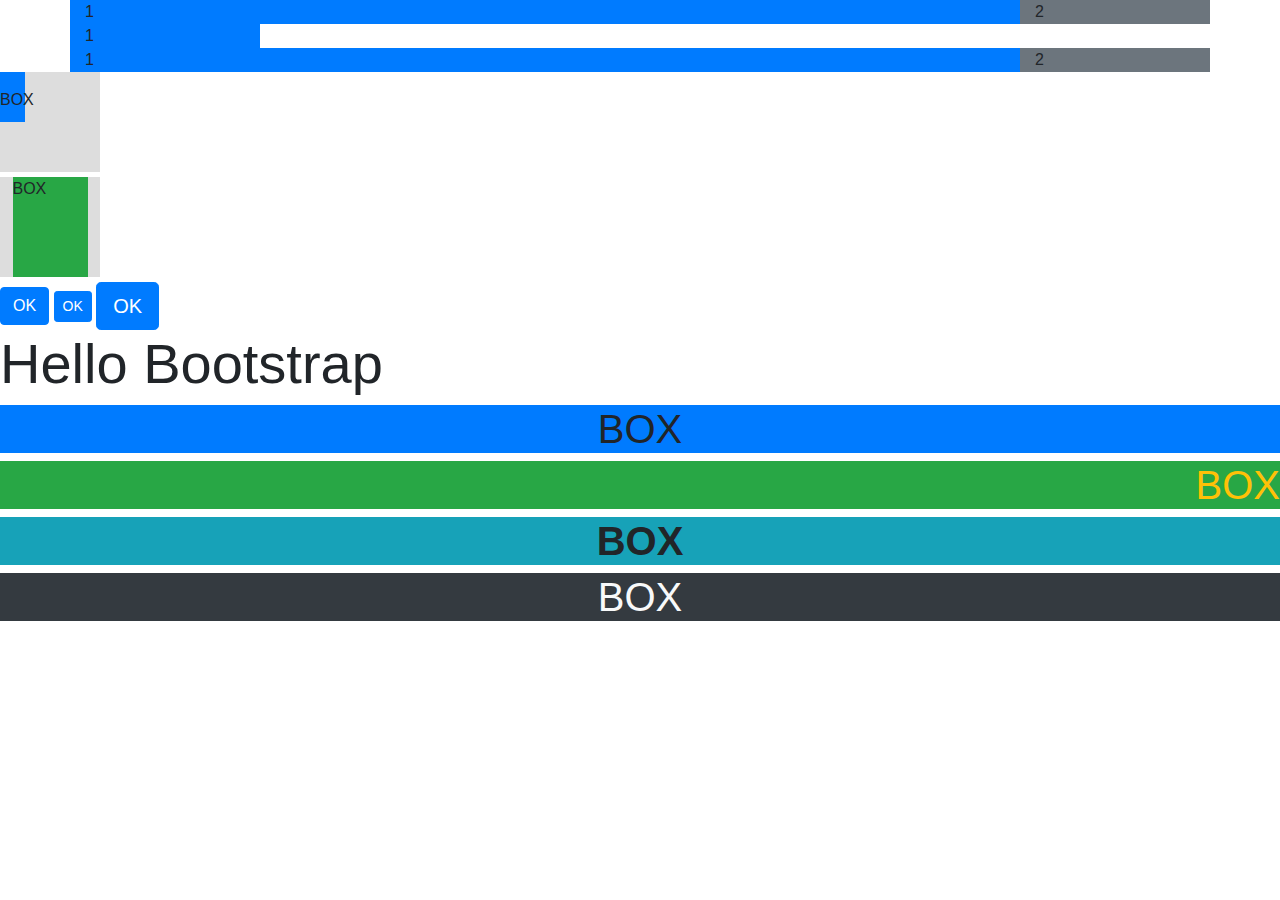
<file: bootstrap/index.html>
<!doctype html>
<html lang="ja">
  <head>
    <!-- Required meta tags -->
    <meta charset="utf-8">
    <meta name="viewport" content="width=device-width, initial-scale=1, shrink-to-fit=no">

    <!-- Bootstrap CSS -->
    <link rel="stylesheet" href="https://stackpath.bootstrapcdn.com/bootstrap/4.4.1/css/bootstrap.min.css" integrity="sha384-Vkoo8x4CGsO3+Hhxv8T/Q5PaXtkKtu6ug5TOeNV6gBiFeWPGFN9MuhOf23Q9Ifjh" crossorigin="anonymous">

    <title>Hello, world!</title>
    <style>
      /*.box{
        text-align: center;
      }*/
      .box-container {
        width: 100px;
        height: 100px;
        background: #ddd;
        margin-bottom: 5px;
      }
    </style>
  </head>
  <body>
    <!--
      [p|m][location]-[size]
      p|m:
      padding, margin

      location:
      - t, b, l, r
        - 上下左右
      - x,y
        - 左右
      size:
      - 0
      - 1: 0.25rem
      - 2: 0.5rem
      - 3: 1.0rem
      - 4: 1.5rem
      - 5: 3.0rem
      - auto
    -->
    <div class="container">
      <div class="row">
        <div class="col-10 bg-primary">1</div>
        <div class="col-2 bg-secondary">2</div>
      </div>
      <div class="row ">
        <div class="col-10 col-md-2 bg-primary">1</div>
        <div class="col-2 d-md-none bg-secondary">2</div>
      </div>
      <div class="row">
        <div class="col-10 bg-primary">1</div>
        <div class="d-none d-md-block col-md-2 bg-secondary">2</div>
      </div>
    </div>

    <div class="box-container">
      <div class="bg-primary w-25 h-50 pt-3">BOX</div>
    </div>

    <div class="box-container">
      <div class="bg-success w-75 h-100 my-0 mx-auto">BOX</div>
    </div>
    <button class="btn btn-primary">OK</button>
    <button class="btn btn-primary btn-sm">OK</button>
    <button class="btn btn-primary btn-lg">OK</button>
    <!--<h1 class="box">BOX</h1>-->
    <h2 class="font-weight-nomal display-4">Hello Bootstrap</h2>
    <h1 class="text-center bg-primary">BOX</h1>
    <h1 class="text-right bg-success text-warning">BOX</h1>
    <h1 class="text-center bg-info font-weight-bold">BOX</h1>
    <h1 class="text-center bg-dark text-light">BOX</h1>

    <!-- Optional JavaScript -->
    <!-- jQuery first, then Popper.js, then Bootstrap JS -->
    <script src="https://code.jquery.com/jquery-3.4.1.slim.min.js" integrity="sha384-J6qa4849blE2+poT4WnyKhv5vZF5SrPo0iEjwBvKU7imGFAV0wwj1yYfoRSJoZ+n" crossorigin="anonymous"></script>
    <script src="https://cdn.jsdelivr.net/npm/popper.js@1.16.0/dist/umd/popper.min.js" integrity="sha384-Q6E9RHvbIyZFJoft+2mJbHaEWldlvI9IOYy5n3zV9zzTtmI3UksdQRVvoxMfooAo" crossorigin="anonymous"></script>
    <script src="https://stackpath.bootstrapcdn.com/bootstrap/4.4.1/js/bootstrap.min.js" integrity="sha384-wfSDF2E50Y2D1uUdj0O3uMBJnjuUD4Ih7YwaYd1iqfktj0Uod8GCExl3Og8ifwB6" crossorigin="anonymous"></script>
  </body>
</html>
</file>
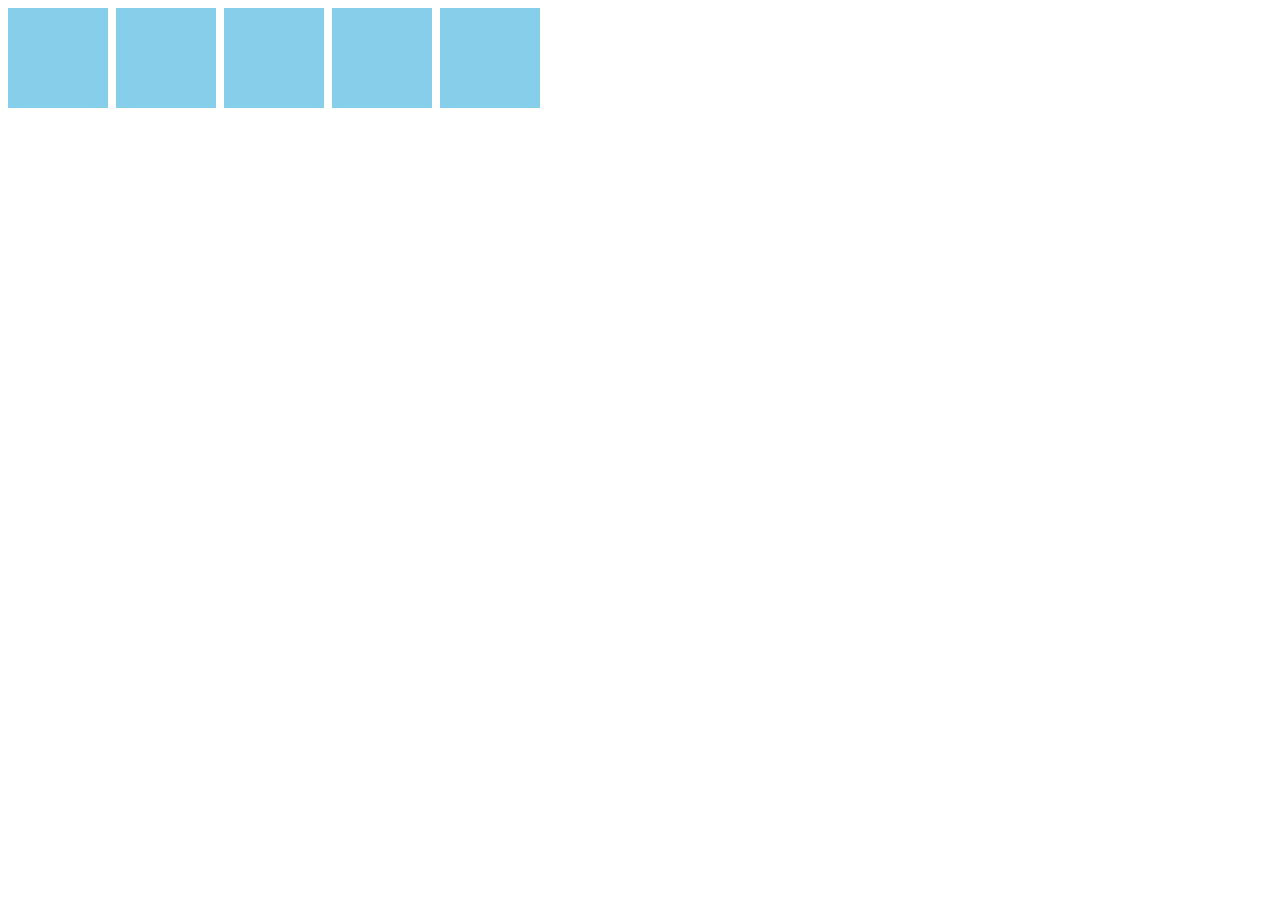
<file: MyJSPractice/index.html>
<!DOCTYPE html>
<html lang="ja">
  <head>
    <meta charset="utf-8">
    <title>JavaScript Practice</title>
    <style>
      body {
        display: flex;
        flex-wrap: wrap;
      }
      .box {
        width: 100px;
        height: 100px;
        background: skyblue;
        cursor: pointer;
        transition: 0.8s;
        margin: 0 8px 8px 0;
        text-align: center;
        line-height: 100px;
      }

      .win {
        background: pink;
        border-radius: 50%;
        transform: rotate(360deg);
      }
      .lose {
        transform: scale(0.9px);
      }
    </style>
  </head>
  <body>

    <script>
      'use strict';

      const num = 5;
      const winner = Math.floor(Math.random() * num);

      for (let i = 0; i < num; i ++) {

        const div = document.createElement('div');
        div.classList.add('box');

        div.addEventListener('click', () => {
          // 同じなら あたり
          if (i === winner) {
            div.textContent = 'Win!';
            // styleを変える
            div.classList.add('win');
          } else {
            div.textContent = 'Lose!';
            // styleを変える
            div.classList.add('lose');
          }
                  });

        document.body.appendChild(div); 
      }
    </script>
  </body>
</file>
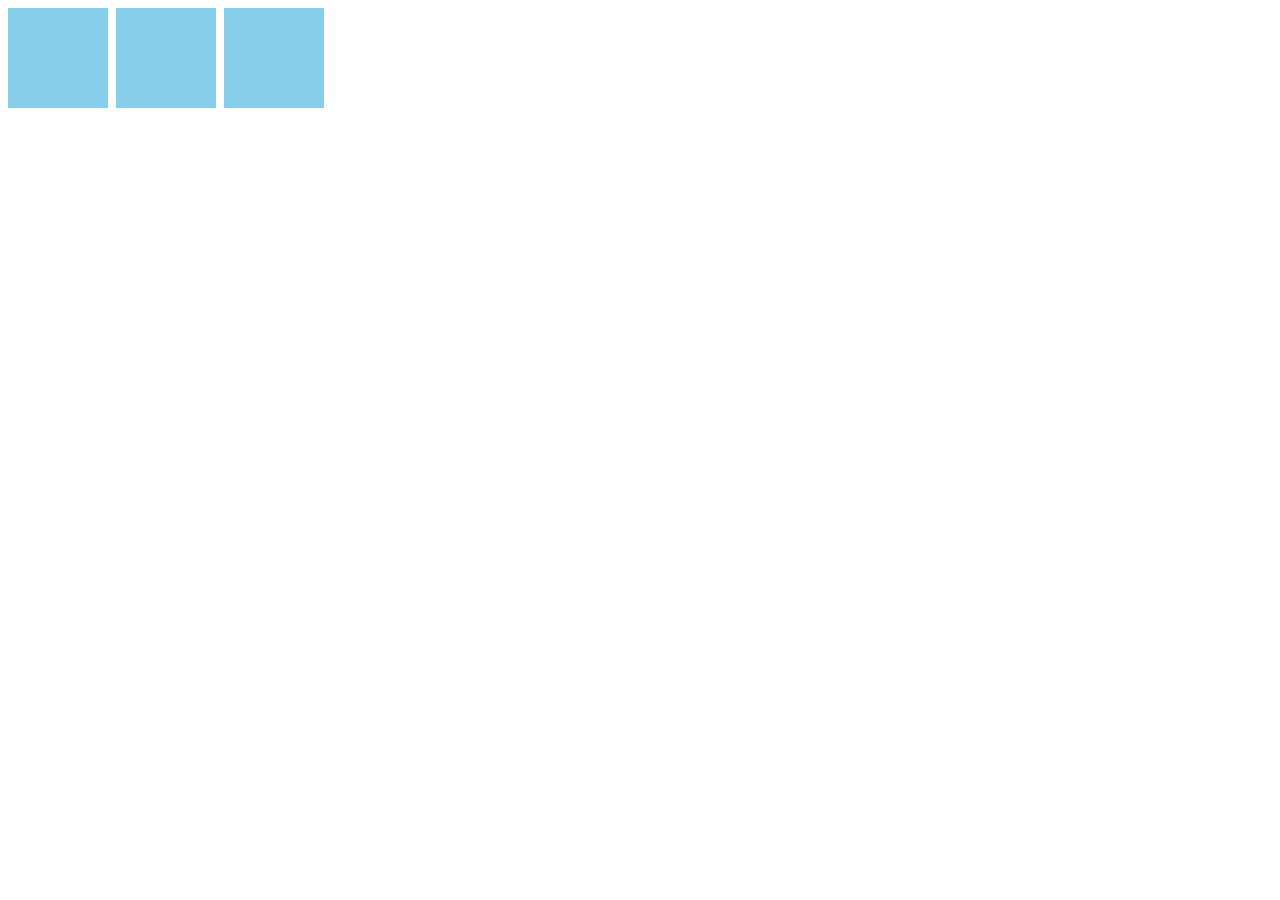
<file: MyJSPractice_02/index.html>
<!DOCTYPE html>
<html lang="ja">
  <head>
    <meta charset="utf-8">
    <title>JavaScript Practice</title>
  </head>
    <style>
      body {
        display: flex;
        flex-wrap: wrap;
      }
      .box {
        width: 100px;
        height: 100px;
        background: skyblue;
        cursor: pointer;
        /* css animation */
        transition: 0.8s;
        margin: 0 8px 8px 0;
      }
      /*cssのクラスを操作する*/
      .circle {
        background: pink;
        border-radius: 50%;
        transform: rotate(360deg);
      }
    </style>
  </head>
  <body>
    <div class="box" id="target1"></div>
    <div class="box" id="target2"></div>
    <div class="box" id="target3"></div>

    <script>
      'use strict';

      // 定数で変更に強くする。
      // JSのみで要素を作成する。-> 別ファイル
      const target1 = document.getElementById('target1')
      const target2 = document.getElementById('target2')
      const target3 = document.getElementById('target3')

      // 指定したid(target)を取得
      // .getElementById()
      // document.getElementById('target')
      
      // 何かが起きたら(target がclickされたとき)次の処理をする
      // addEventListenener('click')

      // 処理はいくらでも書ける
      target1.addEventListener('click', () => {
      // target要素の背景を変える
      // .style.background()
      
      // circle class でまとめる
      // document.getElementById('target').style.background = 'black';
      // document.getElementById('target').style.borderRadius = '50%';

      // .circle クラスを追加する
      // togle でクリックしたらcicle classを外して元に戻る
      // document.getElementById が長いので定数(const)にする
      target1.classList.toggle('circle');
      });

      target2.addEventListener('click', () => {
        target2.classList.toggle('circle');
      });

      target3.addEventListener('click', () => {
        target3.classList.toggle('circle');
      });

    </script>
  </body>
</html>
</file>
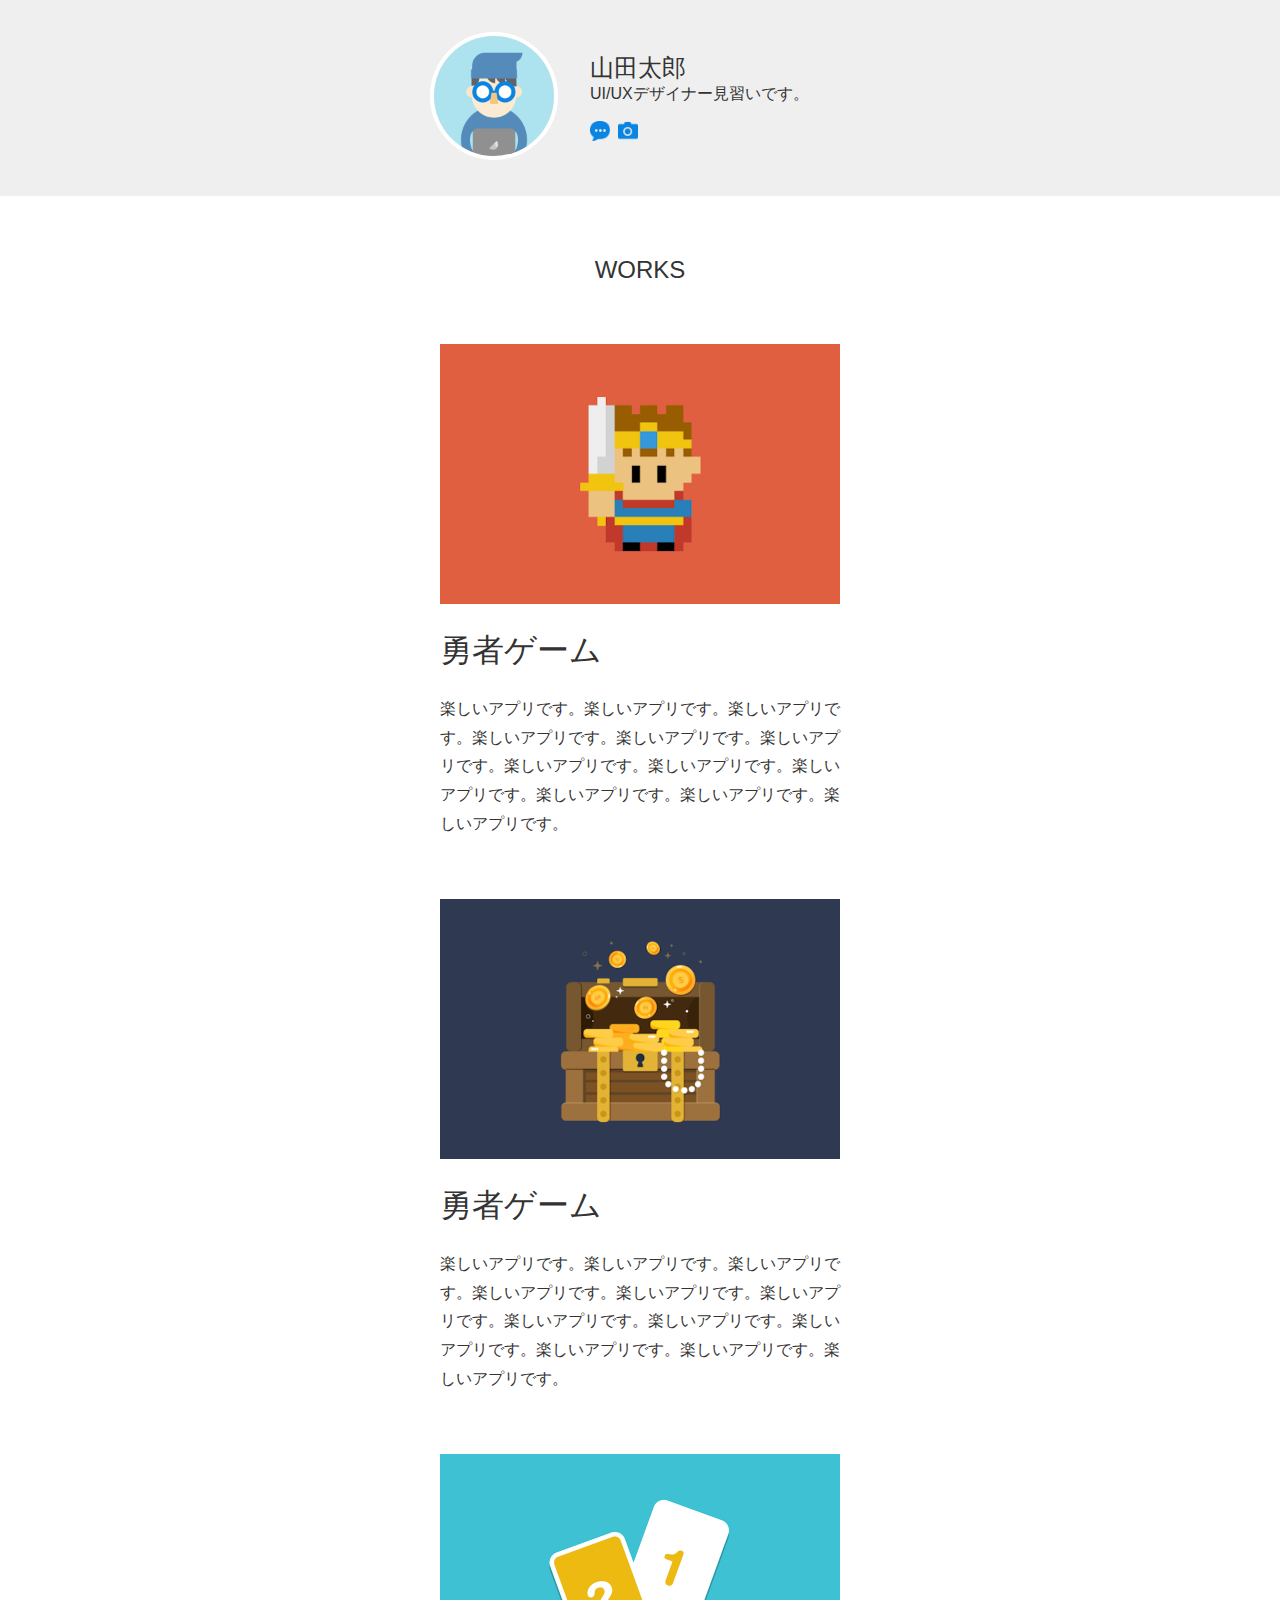
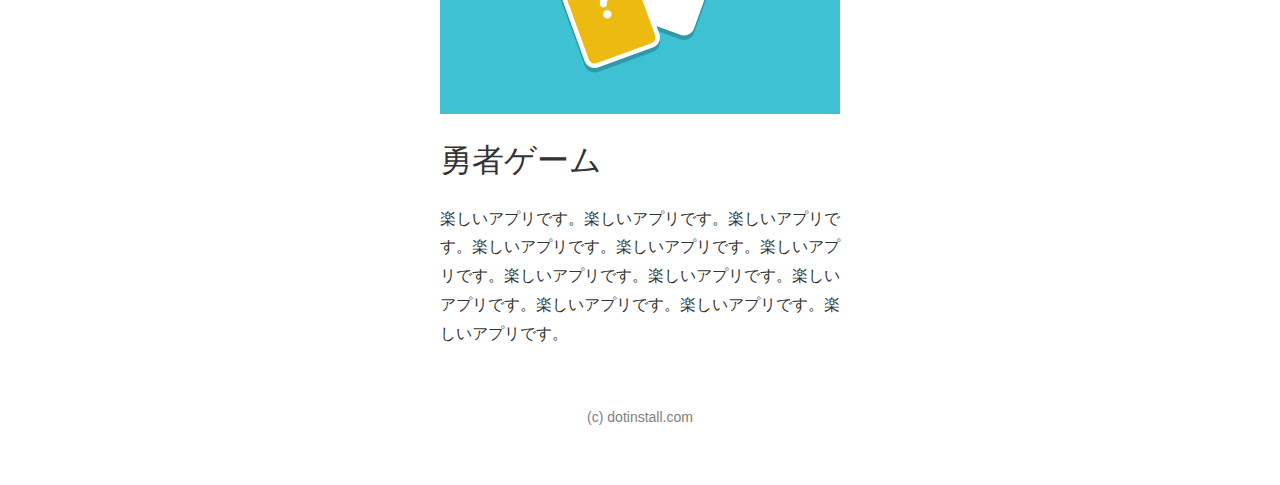
<file: MyPortfolio_2/index.html>
<!DOCTYPE html>
<html lang="ja">
  <head>
    <meta charset="utf-8">
    <title>太郎のポートフォリオサイト</title>
    <link rel="icon" href="favicon.ico">
    <meta name="description" content="太郎のポートフォリオサイトです。">
    <link rel="stylesheet" href="css/styles.css">
  </head>

  <body>
    <header>
      <div class="container">
        <div class="icon">
          <img src="img/taro.png" width="120" height="120" alt="太郎のアイコンです">
        </div>

        <div class="info">
          <h1>山田太郎</h1>
          <p>UI/UXデザイナー見習いです。</p>
          <ul>
            <li>
              <a href="https://dotinstall.com" target="_blank">
                <img src="img/blog.png" width="20" height="20" alt="ブログサイトへのリンク画像です">
              </a>
            </li>

            <li>
              <a href="https://dotinstall.com" target="_blank">
                <img src="img/photos.png" width="20" height="20" alt="写真サイトへのリンク画像です">
              </a>
            </li>
          </ul>
        </div>
      </div>
    </header>

    <section class="works">
      <h1>WORKS</h1>

      <section>
        <img src="img/work1.png" width="400" height="260" alt="勇者ゲームの紹介画像">
        <h1>勇者ゲーム</h1>
        <p>楽しいアプリです。楽しいアプリです。楽しいアプリです。楽しいアプリです。楽しいアプリです。楽しいアプリです。楽しいアプリです。楽しいアプリです。楽しいアプリです。楽しいアプリです。楽しいアプリです。楽しいアプリです。</p>
      </section>

      <section>
        <img src="img/work2.png" width="400" height="260" alt="宝探しゲームの紹介画像">
        <h1>勇者ゲーム</h1>
        <p>楽しいアプリです。楽しいアプリです。楽しいアプリです。楽しいアプリです。楽しいアプリです。楽しいアプリです。楽しいアプリです。楽しいアプリです。楽しいアプリです。楽しいアプリです。楽しいアプリです。楽しいアプリです。</p>
      </section>

      <section>
        <img src="img/work3.png" width="400" height="260" alt="神経衰弱ゲームの紹介画像">
        <h1>勇者ゲーム</h1>
        <p>楽しいアプリです。楽しいアプリです。楽しいアプリです。楽しいアプリです。楽しいアプリです。楽しいアプリです。楽しいアプリです。楽しいアプリです。楽しいアプリです。楽しいアプリです。楽しいアプリです。楽しいアプリです。</p>
      </section>

    </section>

    <footer>
      <p>(c) dotinstall.com</p>
    </footer>
  </body>
</html>
</file>
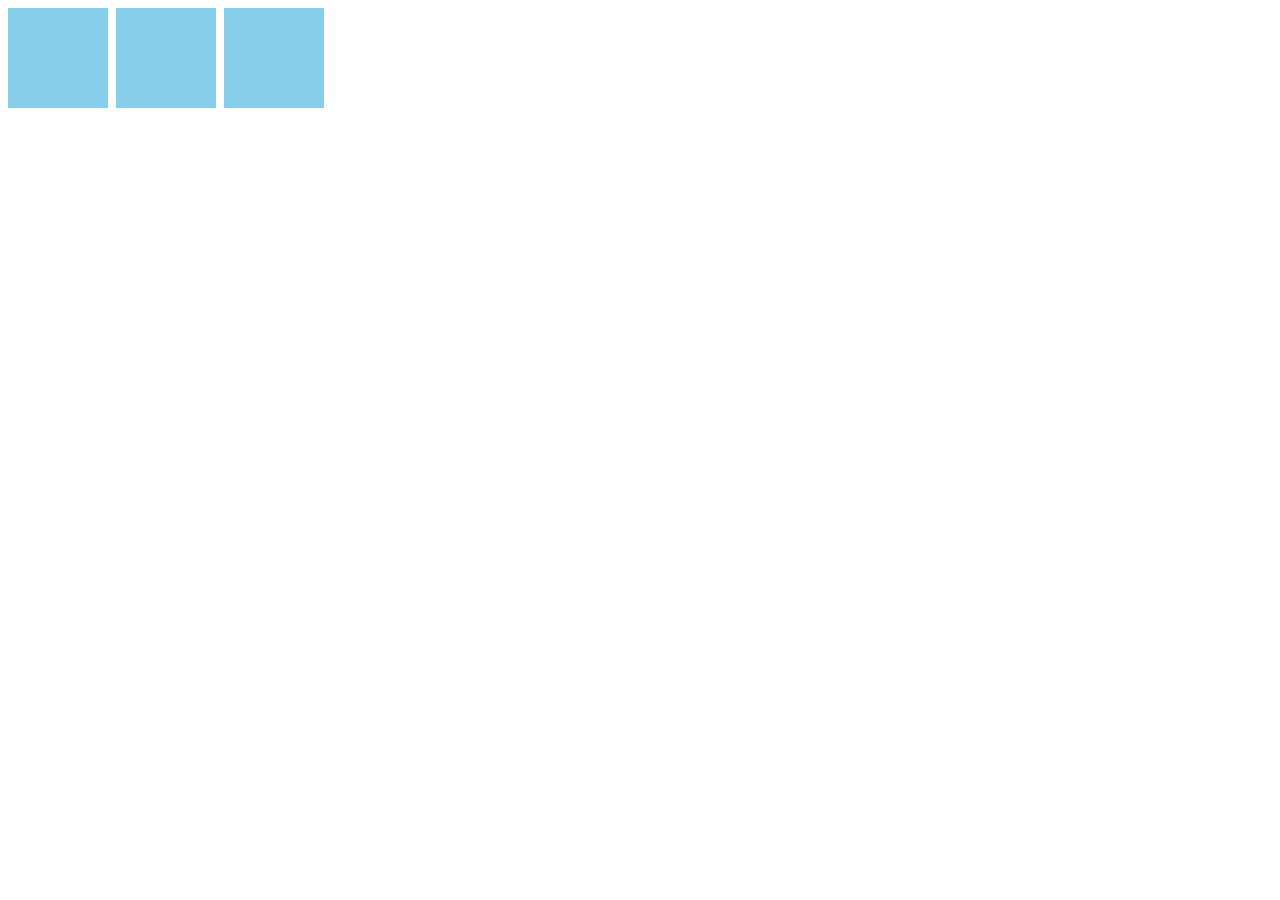
<file: MyJSPractice/index_back.html>
<!DOCTYPE html>
<html lang="ja">
  <head>
    <meta charset="utf-8">
    <title>JavaScript Practice</title>
    <style>
      body {
        display: flex;
        flex-wrap: wrap;
      }
      .box {
        width: 100px;
        height: 100px;
        background: skyblue;
        cursor: pointer;
        transition: 0.8s;
        margin: 0 8px 8px 0;
      }

      .circle {
        background: pink;
        border-radius: 50%;
        transform: rotate(360deg);
      }
    </style>
  </head>
  <body>
    <div class="box" id="target1"></div>
    <div class="box" id="target2"></div>
    <div class="box" id="target3"></div>

    <script>
      'use strict';

      const target1 = document.getElementById('target1');
      const target2 = document.getElementById('target2');
      const target3 = document.getElementById('target3');

      target1.addEventListener('click', () => {
        target1.classList.toggle('circle');
      });

      target2.addEventListener('click', () => {
        target2.classList.toggle('circle');
      });

      target3.addEventListener('click', () => {
        target3.classList.toggle('circle');
      });
    </script>
  </body>
</file>
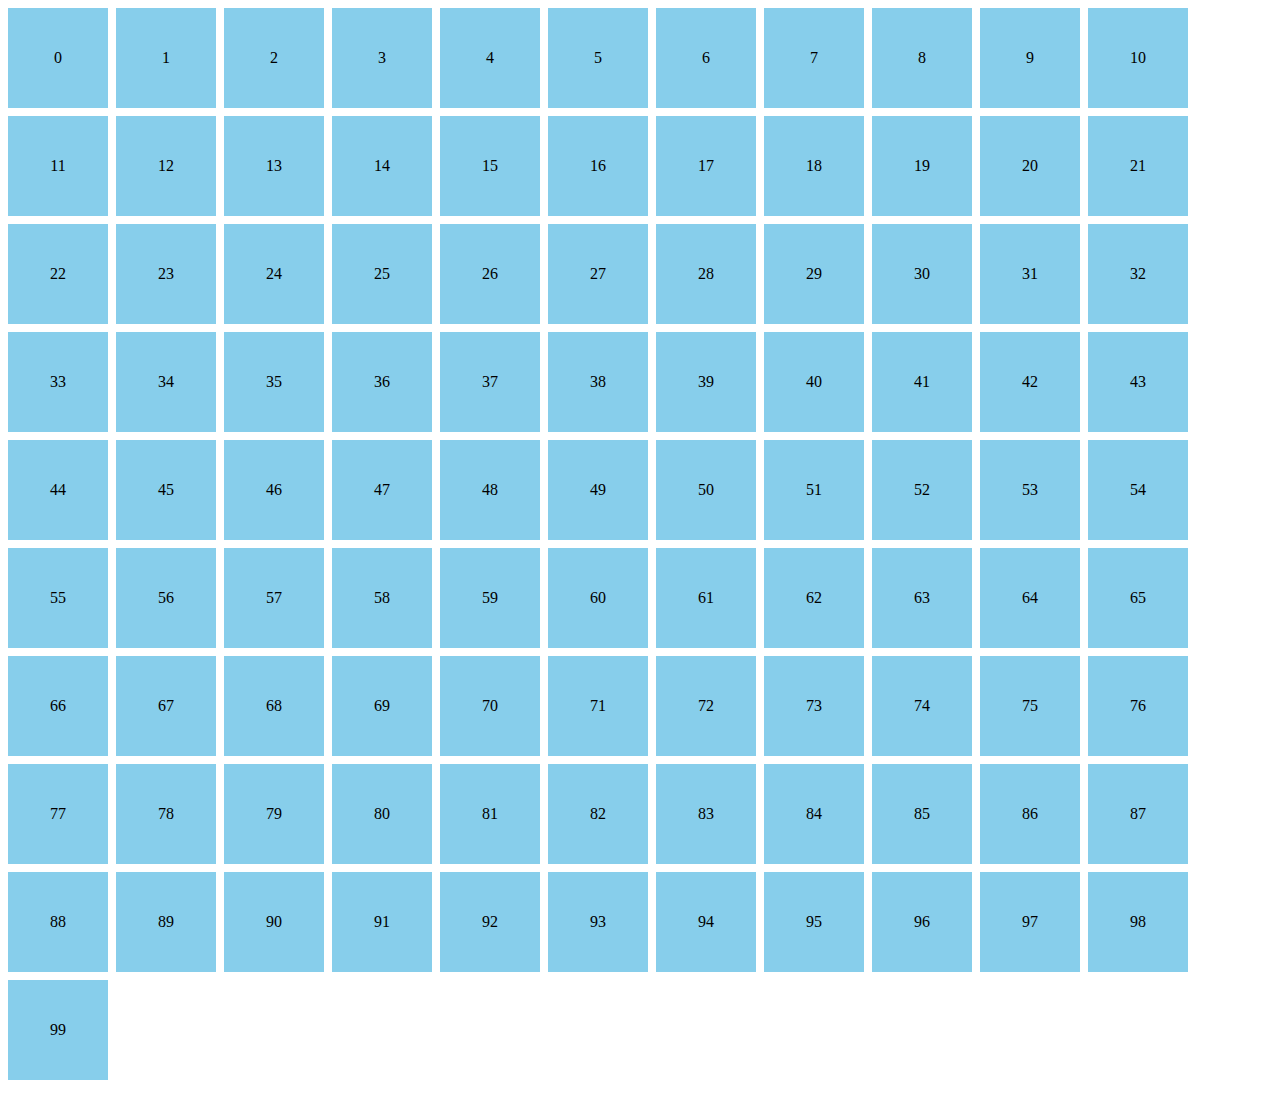
<file: MyJSPractice/index_back_02.html>
<!DOCTYPE html>
<html lang="ja">
  <head>
    <meta charset="utf-8">
    <title>JavaScript Practice</title>
    <style>
      body {
        display: flex;
        flex-wrap: wrap;
      }
      .box {
        width: 100px;
        height: 100px;
        background: skyblue;
        cursor: pointer;
        transition: 0.8s;
        margin: 0 8px 8px 0;
        text-align: center;
        line-height: 100px;
      }

      .circle {
        background: pink;
        border-radius: 50%;
        transform: rotate(360deg);
      }
    </style>
  </head>
  <body>

    <script>
      'use strict';

       for (let i = 0; i < 100; i ++) {

          const div = document.createElement('div');
          div.classList.add('box');
          div.textContent = i;

          div.addEventListener('click', () => {
            div.classList.toggle('circle');
          });

        document.body.appendChild(div); 
      }
    </script>
  </body>
</file>
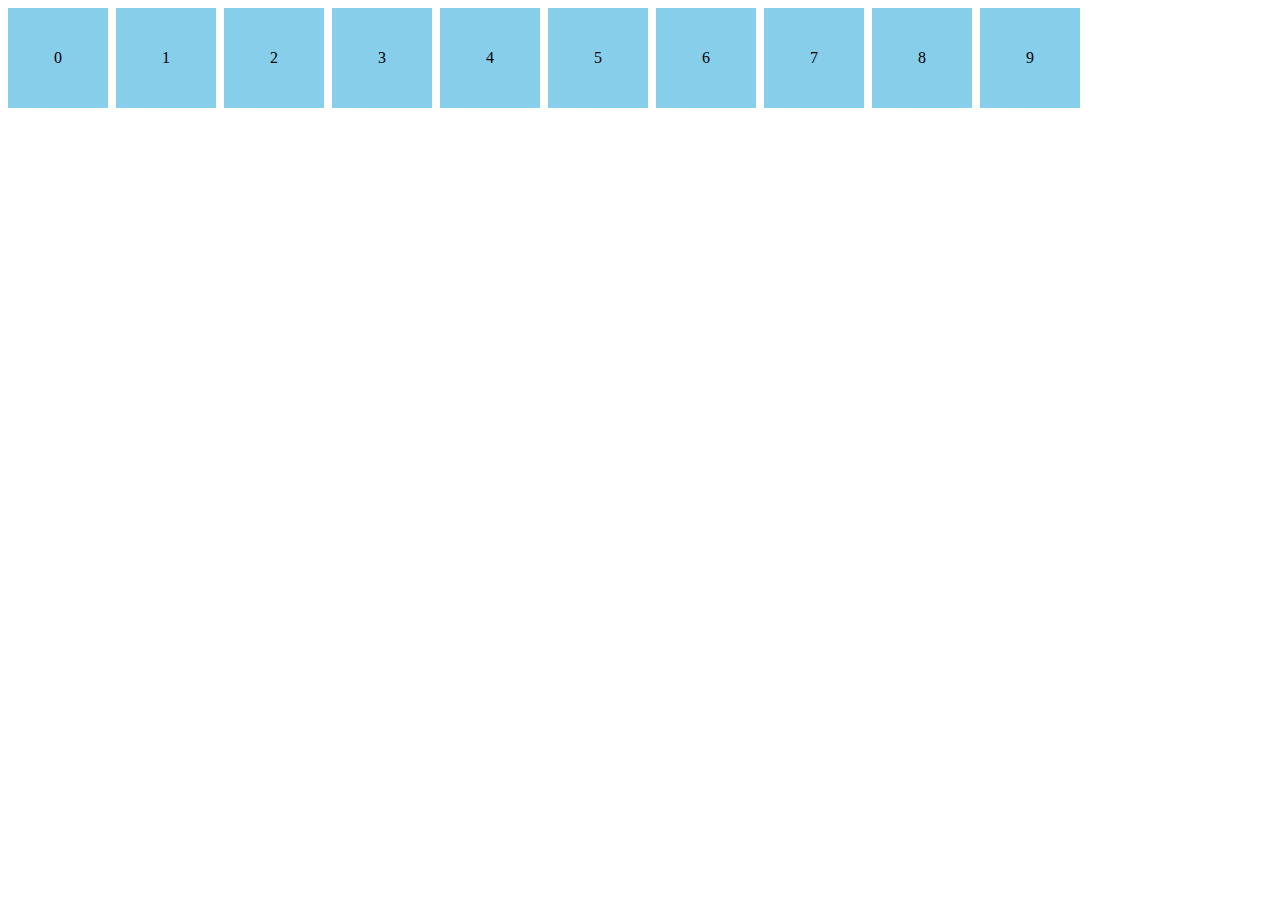
<file: MyJSPractice_02/index_02_div-roop.html>
<!DOCTYPE html>
<html lang="ja">
  <head>
    <meta charset="utf-8">
    <title>JavaScript Practice</title>
  </head>
    <style>
      body {
        display: flex;
        flex-wrap: wrap;
      }
      .box {
        width: 100px;
        height: 100px;
        background: skyblue;
        cursor: pointer;
        /* css animation */
        transition: 0.8s;
        margin: 0 8px 8px 0;
        text-align: center;
        line-height: 100px;
      }
      /*cssのクラスを操作する*/
      .circle {
        background: pink;
        border-radius: 50%;
        transform: rotate(360deg);
      }
    </style>
  </head>
  <body>

    <script>
      // jsのコードをより厳しくエラーチェックをする。
      'use strict';

      // 10回ループ
      for (let i = 0; i < 10; i ++) {
        // div をjsで作成する。
        // const div = document.createElement('div');
        const div = document.createElement('div');
        // box class を追加する。
        div.classList.add('box');
        // div の中身のテキストをカウント(i)の回数
        div.textContent = i;
        // targetがooされた時の処理
        div.addEventListener('click', () => {
          div.classList.toggle('circle');
        });

        // divの子要素に追加してブラウザに表示する。
        document.body.appendChild(div);
      }
    </script>
  </body>
</html>
</file>
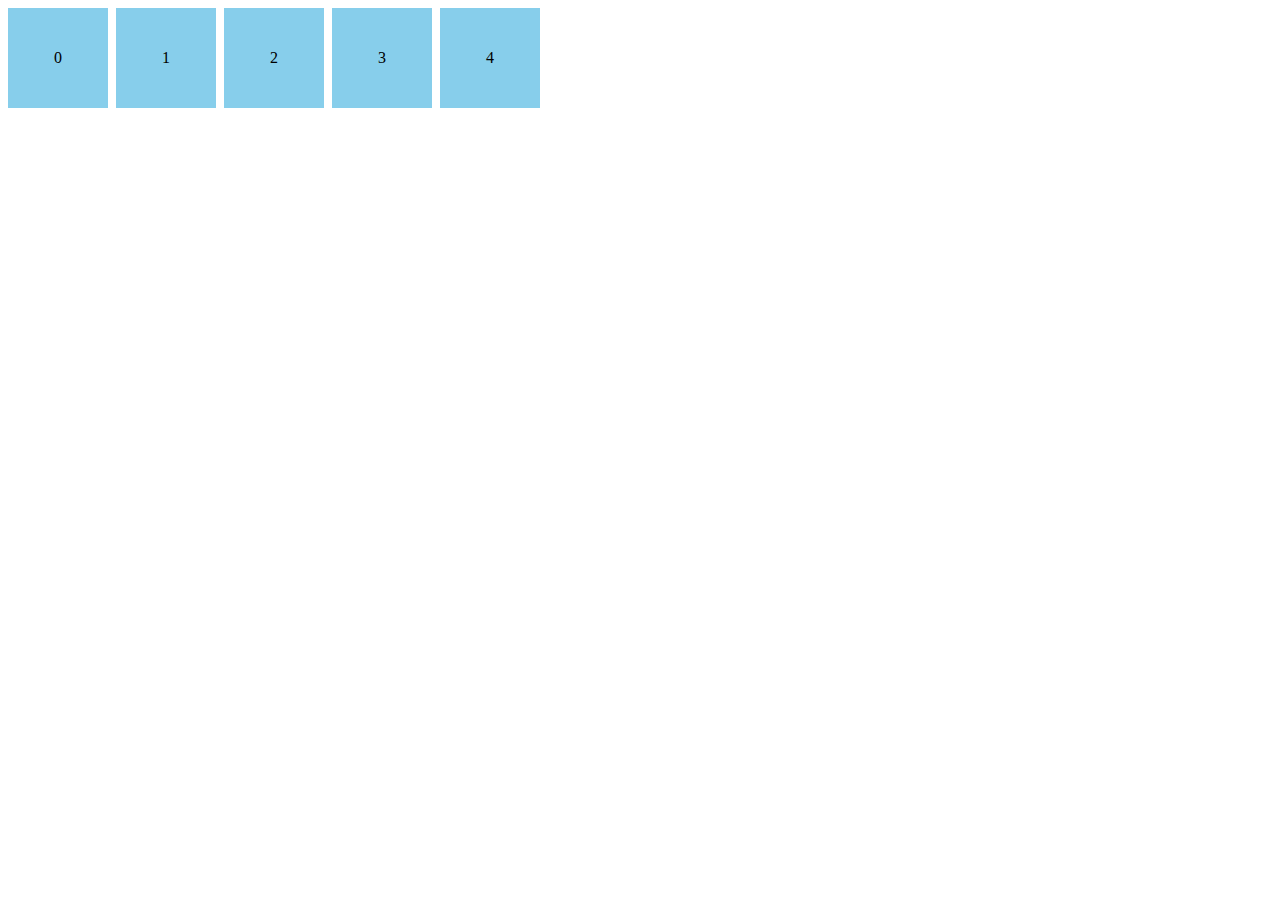
<file: MyJSPractice_02/index_03_roop-game.html>
<!DOCTYPE html>
<html lang="ja">
  <head>
    <meta charset="utf-8">
    <title>JavaScript Practice</title>
  </head>
    <style>
      body {
        display: flex;
        flex-wrap: wrap;
      }
      .box {
        width: 100px;
        height: 100px;
        background: skyblue;
        cursor: pointer;
        /* css animation */
        transition: 0.8s;
        margin: 0 8px 8px 0;
        text-align: center;
        line-height: 100px;
      }
      /*winのクラスを操作する*/
      .win {
        background: pink;
        border-radius: 50%;
        transform: rotate(360deg);
      }
      .lose {
        transform: scale(0.9);
      }
    </style>
  </head>
  <body>

    <script>
      // いくつかあるboxからあたりを見つける

      'use strict';

      // boxの定数を作る
      const num = 5;
      // あたりのbox
      // Math.floorで小数点以下の 0 - 4 の の整数値をランダムにwinnerに入れる
      const winner = Math.floor(Math.random() * num);

      for (let i = 0; i < num; i ++) {
        const div = document.createElement('div');
        div.classList.add('box');
        div.textContent = i;
        div.addEventListener('click', () => {
          // i と winner を比較してあたりかどうかを判定
          if (i === winner) {
            div.textContent = 'Win';
            div.classList.add('win');
          }else{
            div.textContent = 'Lose!';
            div.classList.add('lose');
          }
        });

        document.body.appendChild(div);
      }
    </script>
  </body>
</html>
</file>
<file: MyPortfolio_2/css/styles.css>
body {
  color: #333;
  font-family: Verdana, sans-serif;
  /*
  同じ 
    margin-top: 0px;
    margin-bottom: 0px;
    margin-right: 0px;
    margin-left: 0px;
  or
    margin: 0px;
  or
  */
  margin: 0;
}

header {
  background-color: #efefef;
  padding-top: 32px;
  padding-bottom: 32px;
}

.container {
  width: 420px;
  margin-left: auto;
  margin-right: auto;
  display: flex;
  align-items: center;
}

.icon {
}

/* icon クラス内の img要素*/
.icon img {
  border-radius: 50%;
  /* 枠を作る*/
  border-width: 4px;
  border-style: solid;
  border-color: white;
}

.info {
  margin-left: 32px;
}

.info h1 {
  font-weight: normal;
  font-size: 24px;
  margin: 0;
}

.info p {
  margin: 0;
  margin-bottom: 16px;
}

.info ul {
  margin: 0;
  padding: 0;
  list-style-type: none;
  display: flex;
}

/* info直下のul内のすべてのli*/
.info ul li {
  margin-right: 8px;
}

.works {
  width: 400px;
  margin-left: auto;
  margin-right: auto;
}

/* works 直下の階層のh1 */
.works > h1 {
  font-weight: normal;
  font-size: 24px;
  text-align: center;
  margin-top: 60px;
  margin-bottom: 60px;
}

.works > section {
  margin-bottom: 60px;
}

.works > section > h1 {
  font-weight: normal;
}

.works p {
  line-height: 1.8;
}

footer p {
  text-align: center;
  font-size: 14px;
  margin-bottom: 60px;
  color: gray;
}
</file>
